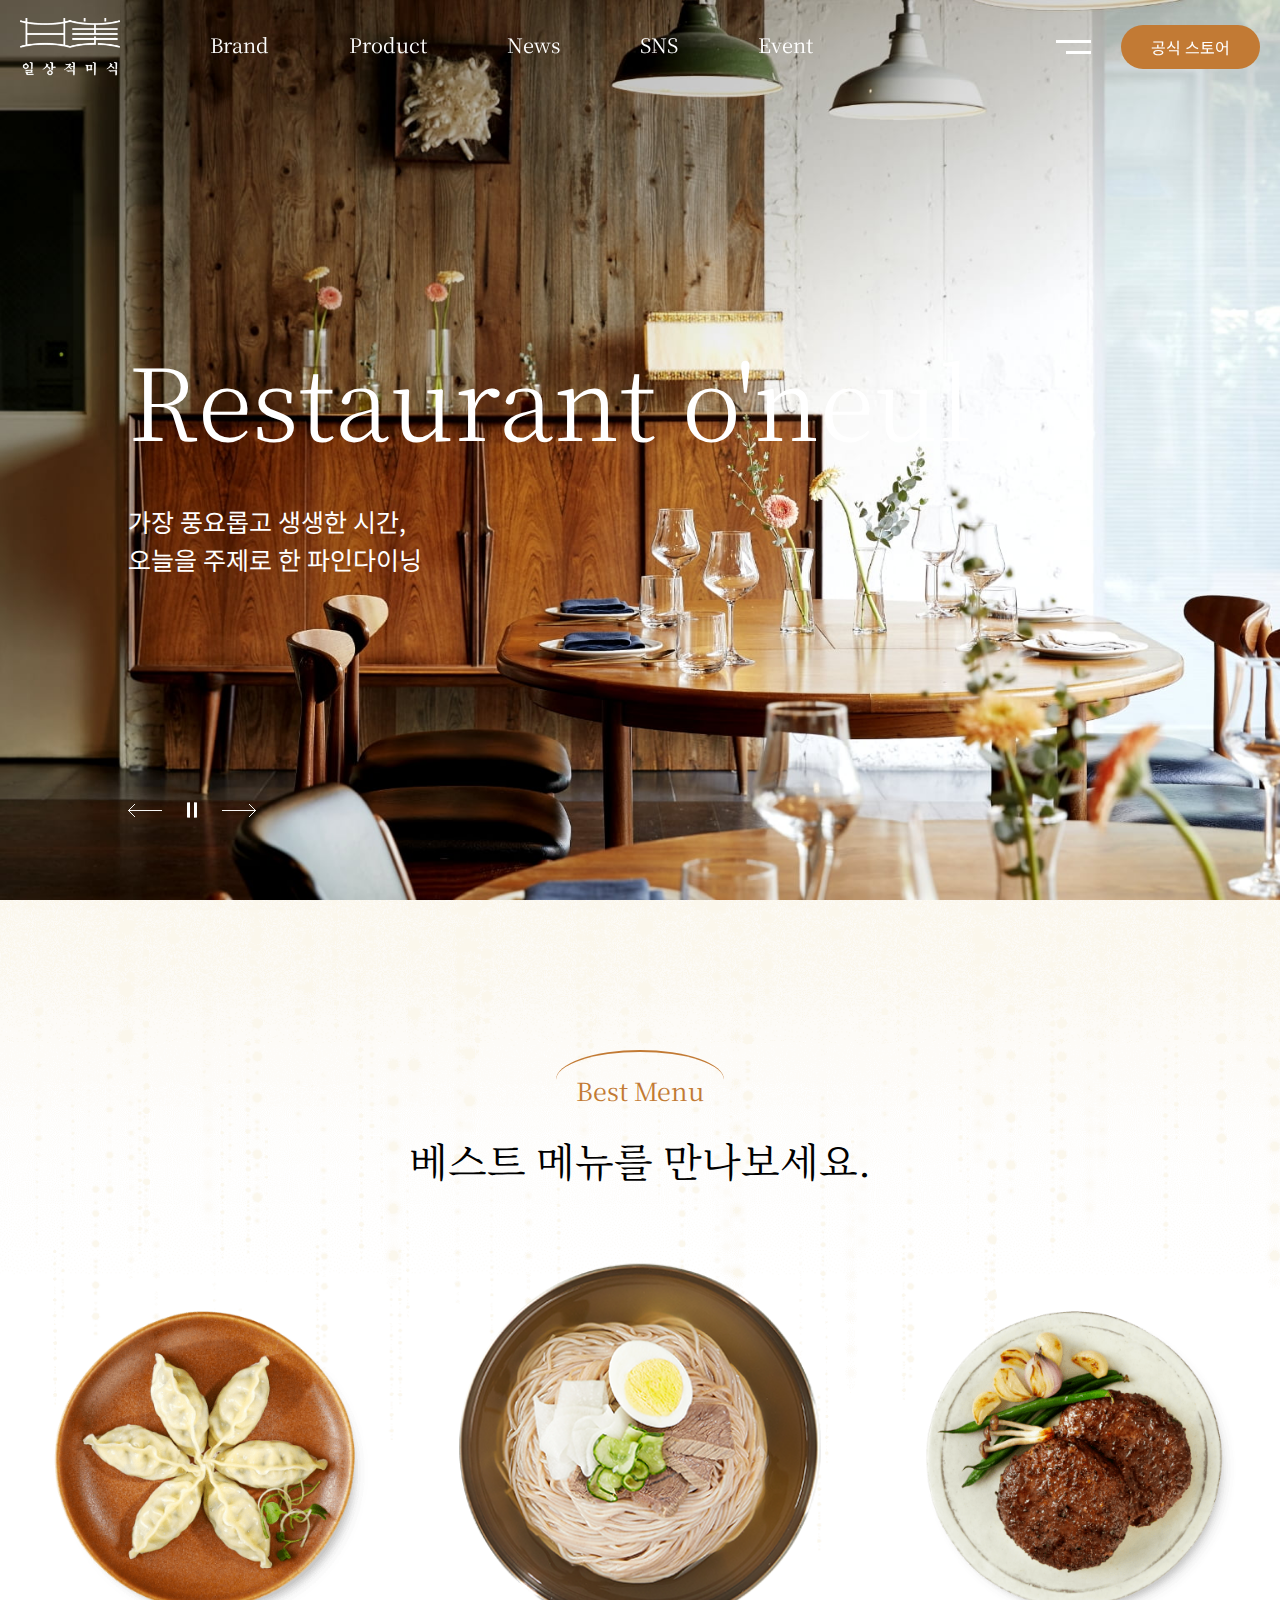
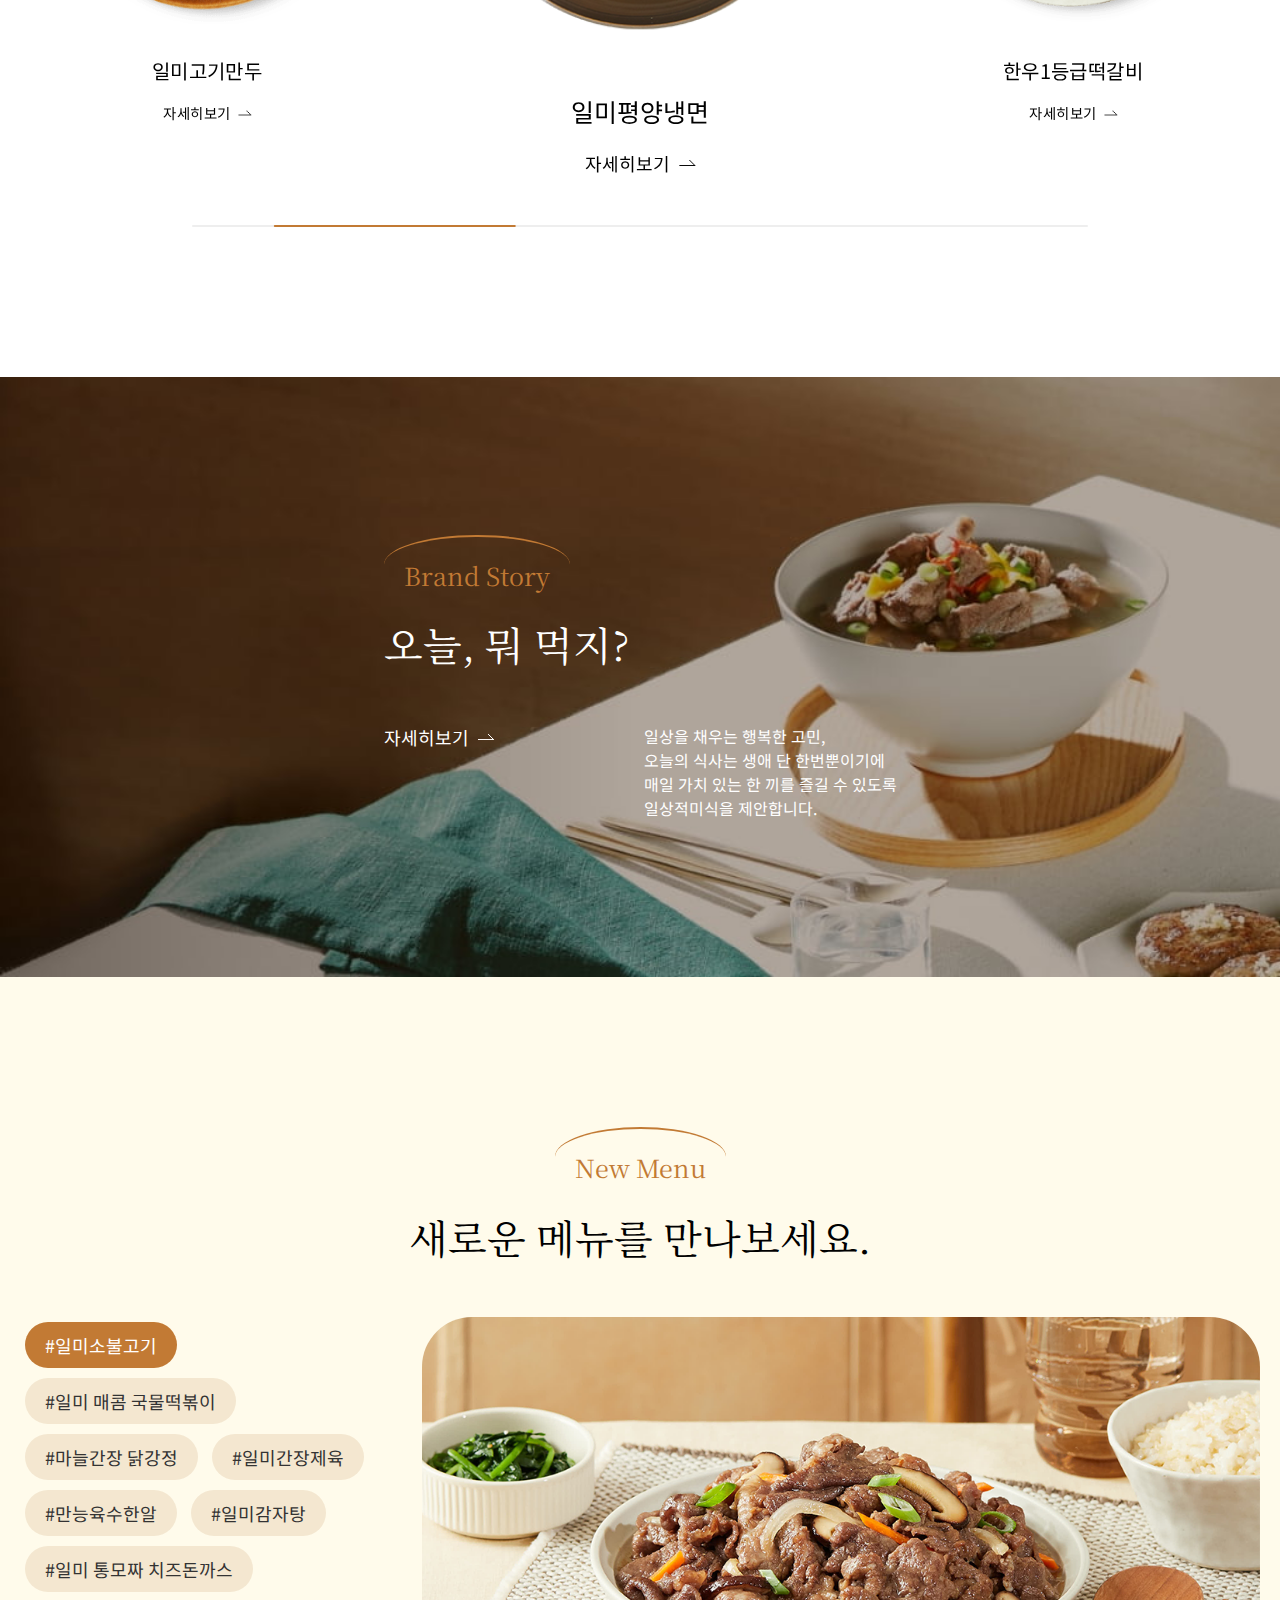
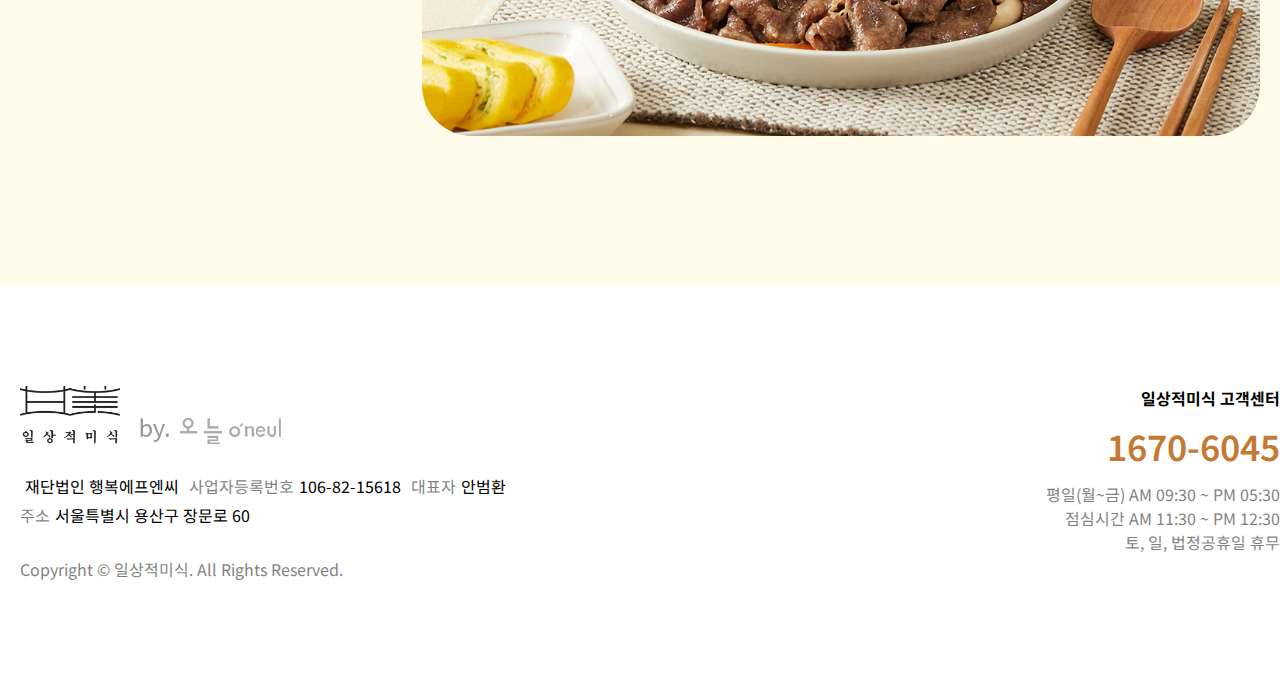
<file: index.html>
<!DOCTYPE html>
<html lang="en">

<head>
    <meta charset="UTF-8">
    <meta name="viewport" content="width=device-width, initial-scale=1.0">
    <title>일상적미식</title>

    <!-- 파비콘 -->
    <link rel="shortcut icon" href="images/common/favicon.ico" type="image/x-icon">

    <!-- 오픈 그래프 : 카톡 링크 썸네일 -->
    <meta property="og:type" content="website">
    <meta property="og:title" content="일상적미식">
    <meta property="og:url" content="https://www.ilmi.kr">
    <meta property="og:image" content="images/common/og_img.jpg">
    <meta property="og:description" content="한끼에 담은 오늘의 가치, 프리미엄 셰프메이드 가정식 일상적미식">

    <!-- 검색 관련 코드 -->
    <meta name="keywords" content="일상적미식">
    <meta name="description" content="한끼에 담은 오늘의 가치, 프리미엄 셰프메이드 가정식 일상적미식">
    <!-- font -->
    <link rel="stylesheet" href="css/font.css">

    <!-- css -->
    <link rel="stylesheet" href="css/reset.css">
    <link rel="stylesheet" href="https://cdn.jsdelivr.net/npm/swiper@11/swiper-bundle.min.css" />
    <link rel="stylesheet" href="https://unpkg.com/aos@next/dist/aos.css" /> <!-- aos -->
    <link rel="stylesheet" href="css/common.css"><!-- header + footer -->
    <link rel="stylesheet" href="css/main.css"><!-- main section -->

    <!-- js -->
    <script defer src="https://code.jquery.com/jquery-3.7.1.min.js"></script><!-- 제이쿼리 -->
    <script defer src="https://cdn.jsdelivr.net/npm/swiper@11/swiper-bundle.min.js"></script><!-- 스와이퍼 -->
    <script defer src="https://unpkg.com/aos@next/dist/aos.js"></script><!-- aos -->
    <script defer src="js/common.js"></script>
    <script defer src="js/main.js"></script><!-- defer 처리는 헤더 위에 할때 -->

</head>

<body>
    <div id="wrap">

        <header id="header">
            <div class="inner">
                <h1><a href="index.html">일상적미식</a></h1>

                <nav>
                    <ul class="gnb">
                        <li><a href="sub/brand.html">Brand</a>
                            <ul class="depth2">
                                <li><a href="sub/brand.html">브랜드 스토리</a></li>
                            </ul>
                        </li>
                        <li><a href="sub/prd.html">Product</a>
                            <ul class="depth2">
                                <li><a href="sub/prd.html">베스트</a></li>
                                <li><a href="sub/prd.html">신제품</a></li>
                                <li><a href="sub/prd.html">추천제품</a></li>
                            </ul>
                        </li>
                        <li><a href="sub/news.html">News</a>
                            <ul class="depth2">
                                <li><a href="sub/news.html">공지사항</a></li>
                                <li><a href="sub/news.html">보도자료</a></li>
                            </ul>
                        </li>
                        <li><a href="sub/sns.html">SNS</a>
                            <ul class="depth2">
                                <li><a href="sub/sns.html">인스타그램</a></li>
                                <li><a href="sub/sns.html">유튜브</a></li>
                            </ul>
                        </li>
                        <li><a href="sub/event.html">Event</a>
                            <ul class="depth2">
                                <li><a href="sub/event.html">이벤트</a></li>
                                <li><a href="sub/event.html">당첨자발표</a></li>
                            </ul>
                        </li>
                    </ul>

                    <div class="mgnb_wrap">
                        <ul class="mgnb">
                            <li><a href="sub/brand.html">Brand</a>
                                <ul class="mdepth2">
                                    <li><a href="sub/brand.html">브랜드 스토리</a></li>
                                </ul>
                            </li>
                            <li><a href="sub/prd.html">Product</a>
                                <ul class="mdepth2">
                                    <li><a href="sub/prd.html">베스트</a></li>
                                    <li><a href="sub/prd.html">신제품</a></li>
                                    <li><a href="sub/prd.html">추천제품</a></li>
                                </ul>
                            </li>
                            <li><a href="sub/news.html">News</a>
                                <ul class="mdepth2">
                                    <li><a href="sub/news.html">공지사항</a></li>
                                    <li><a href="sub/news.html">보도자료</a></li>
                                </ul>
                            </li>
                            <li><a href="sub/sns.html">SNS</a>
                                <ul class="mdepth2">
                                    <li><a href="sub/sns.html">인스타그램</a></li>
                                    <li><a href="sub/sns.html">유튜브</a></li>
                                </ul>
                            </li>
                            <li><a href="sub/event.html">Event</a>
                                <ul class="mdepth2">
                                    <li><a href="sub/event.html">이벤트</a></li>
                                    <li><a href="sub/event.html">당첨자발표</a></li>
                                </ul>
                            </li>
                        </ul>

                        <button class="mgnb_close">닫기버튼</button>
                    </div>

                </nav>

                <div class="util">
                    <button class="btn_ham">메뉴열기</button>
                    <button class="btn_home">공식 스토어</button>
                </div>
            </div>

            <div class="depth2_bg"></div>
        </header>

        <main id="main">
            <section class="banner">
                <div class="swiper banner_list">
                    <ul class="swiper-wrapper">
                        <li class="swiper-slide banner1">
                            <div class="banner_txt">
                                <h3>일상적미식</h3>
                                <p>한끼에 담은 오늘의 가치,<br>레스토랑 오늘이 만든 간편식</p>
                            </div>
                        </li>
                        <li class="swiper-slide banner2">
                            <div class="banner_txt">
                                <h3>Restaurant o'neul</h3>
                                <p>가장 풍요롭고 생생한 시간,<br>오늘을 주제로 한 파인다이닝</p>
                            </div>
                        </li>
                    </ul>

                    <div class="control">
                        <div class="swiper-button-prev"></div>
                        <div class="pause">배너 일시중지</div>
                        <div class="play">배너 재생시작</div>
                        <div class="swiper-button-next"></div>
                    </div>
                </div>
            </section>

            <section class="best">
                <h2>Best Menu</h2>
                <p>베스트 메뉴를 만나보세요.</p>

                <div class="swiper best_list">
                    <ul class="swiper-wrapper">
                        <li class="swiper-slide">
                            <div>
                                <img src="images/main/best_01.png" alt="제품">
                                <img src="images/main/best_01_on.png" alt="제품">
                            </div>
                            <p>일미고기만두</p>
                            <div class="btn_more"><a href="#">자세히보기</a></div>
                        </li>
                        <li class="swiper-slide">
                            <div>
                                <img src="images/main/best_02.png" alt="제품">
                                <img src="images/main/best_02_on.png" alt="제품">
                            </div>
                            <p>일미평양냉면</p>
                            <div class="btn_more"><a href="#">자세히보기</a></div>
                        </li>
                        <li class="swiper-slide">
                            <div>
                                <img src="images/main/best_03.png" alt="제품">
                                <img src="images/main/best_03_on.png" alt="제품">
                            </div>
                            <p>한우1등급떡갈비</p>
                            <div class="btn_more"><a href="#">자세히보기</a></div>
                        </li>
                        <li class="swiper-slide">
                            <div>
                                <img src="images/main/best_04.png" alt="제품">
                                <img src="images/main/best_04_on.png" alt="제품">
                            </div>
                            <p>일미한우사골곰국</p>
                            <div class="btn_more"><a href="#">자세히보기</a></div>
                        </li>
                        <li class="swiper-slide">
                            <div>
                                <img src="images/main/best_05.png" alt="제품">
                                <img src="images/main/best_05_on.png" alt="제품">
                            </div>
                            <p>일미통등심돈까스</p>
                            <div class="btn_more"><a href="#">자세히보기</a></div>
                        </li>
                        <li class="swiper-slide">
                            <div>
                                <img src="images/main/best_01.png" alt="제품">
                                <img src="images/main/best_01_on.png" alt="제품">
                            </div>
                            <p>일미고기만두</p>
                            <div class="btn_more"><a href="#">자세히보기</a></div>
                        </li>
                        <li class="swiper-slide">
                            <div>
                                <img src="images/main/best_02.png" alt="제품">
                                <img src="images/main/best_02_on.png" alt="제품">
                            </div>
                            <p>일미평양냉면</p>
                            <div class="btn_more"><a href="#">자세히보기</a></div>
                        </li>
                        <li class="swiper-slide">
                            <div>
                                <img src="images/main/best_03.png" alt="제품">
                                <img src="images/main/best_03_on.png" alt="제품">
                            </div>
                            <p>한우1등급떡갈비</p>
                            <div class="btn_more"><a href="#">자세히보기</a></div>
                        </li>
                        <li class="swiper-slide">
                            <div>
                                <img src="images/main/best_04.png" alt="제품">
                                <img src="images/main/best_04_on.png" alt="제품">
                            </div>
                            <p>일미한우사골곰국</p>
                            <div class="btn_more"><a href="#">자세히보기</a></div>
                        </li>
                        <li class="swiper-slide">
                            <div>
                                <img src="images/main/best_05.png" alt="제품">
                                <img src="images/main/best_05_on.png" alt="제품">
                            </div>
                            <p>일미통등심돈까스</p>
                            <div class="btn_more"><a href="#">자세히보기</a></div>
                        </li>
                    </ul>

                    <div class="swiper-scrollbar"></div>
                </div>
            </section>

            <section class="story">
                <div class="inner">
                    <div class="story_txt">
                        <h2>Brand Story</h2>
                        <p>오늘, 뭐 먹지?</p>
                    </div>
                    <div class="story_txt2">
                        <div class="btn_more"><a href="sub/story.html">자세히보기</a></div>
                        <p>일상을 채우는 행복한 고민,<br>
                            오늘의 식사는 생애 단 한번뿐이기에<br>
                            매일 가치 있는 한 끼를 즐길 수 있도록<br>
                            일상적미식을 제안합니다.</p>
                    </div>
                </div>
            </section>

            <section class="new">
                <div class="inner">
                    <h2>New Menu</h2>
                    <p>새로운 메뉴를 만나보세요.</p>
                    <div class="new_list">
                        <div class="new_button">
                            <button>#일미소불고기</button>
                            <button>#일미 매콤 국물떡볶이 </button>
                            <button>#마늘간장 닭강정 </button>
                            <button>#일미간장제육</button>
                            <button>#만능육수한알 </button>
                            <button>#일미감자탕</button>
                            <button>#일미 통모짜 치즈돈까스</button>
                        </div>

                        <div class="new_img">
                            <a href="#"><img src="images/main/new_01.png" alt="사진"></a>
                            <a href="#"><img src="images/main/new_02.png" alt="사진"></a>
                            <a href="#"><img src="images/main/new_03.png" alt="사진"></a>
                            <a href="#"><img src="images/main/new_04.png" alt="사진"></a>
                            <a href="#"><img src="images/main/new_05.png" alt="사진"></a>
                            <a href="#"><img src="images/main/new_06.png" alt="사진"></a>
                            <a href="#"><img src="images/main/new_07.png" alt="사진"></a>
                        </div>
                    </div>
                </div>
            </section>

        </main>

        <footer id="footer">
            <div class="inner">
                <div class="f_logo">
                    <a href="#">
                        <img src="images/common/logo_b.png" alt="푸터로고">
                    </a>
                    <a href="#"><img src="images/common/logo_oneul.png" alt="사진"></a>
                </div>

                <address>
                    <strong>일상적미식 고객센터</strong><br>
                    <span>1670-6045</span>
                    <p>평일(월~금) AM 09:30 ~ PM 05:30<br>
                        점심시간 AM 11:30 ~ PM 12:30<br>
                        토, 일, 법정공휴일 휴무</p>
                </address>

                <ul class="f_list">
                    <li><span>재단법인 행복에프엔씨</span></li>
                    <li>
                        <p>사업자등록번호</p><span>106-82-15618</span>
                    </li>
                    <li>
                        <p>대표자</p><span>안범환</span>
                    </li>
                    <li>
                        <p>주소</p><span>서울특별시 용산구 장문로 60</span>
                    </li>
                </ul>

                <p class="copy">Copyright &copy; 일상적미식. All Rights Reserved.</p>

            </div>
        </footer>

    </div>

</body>

</html>
</file>
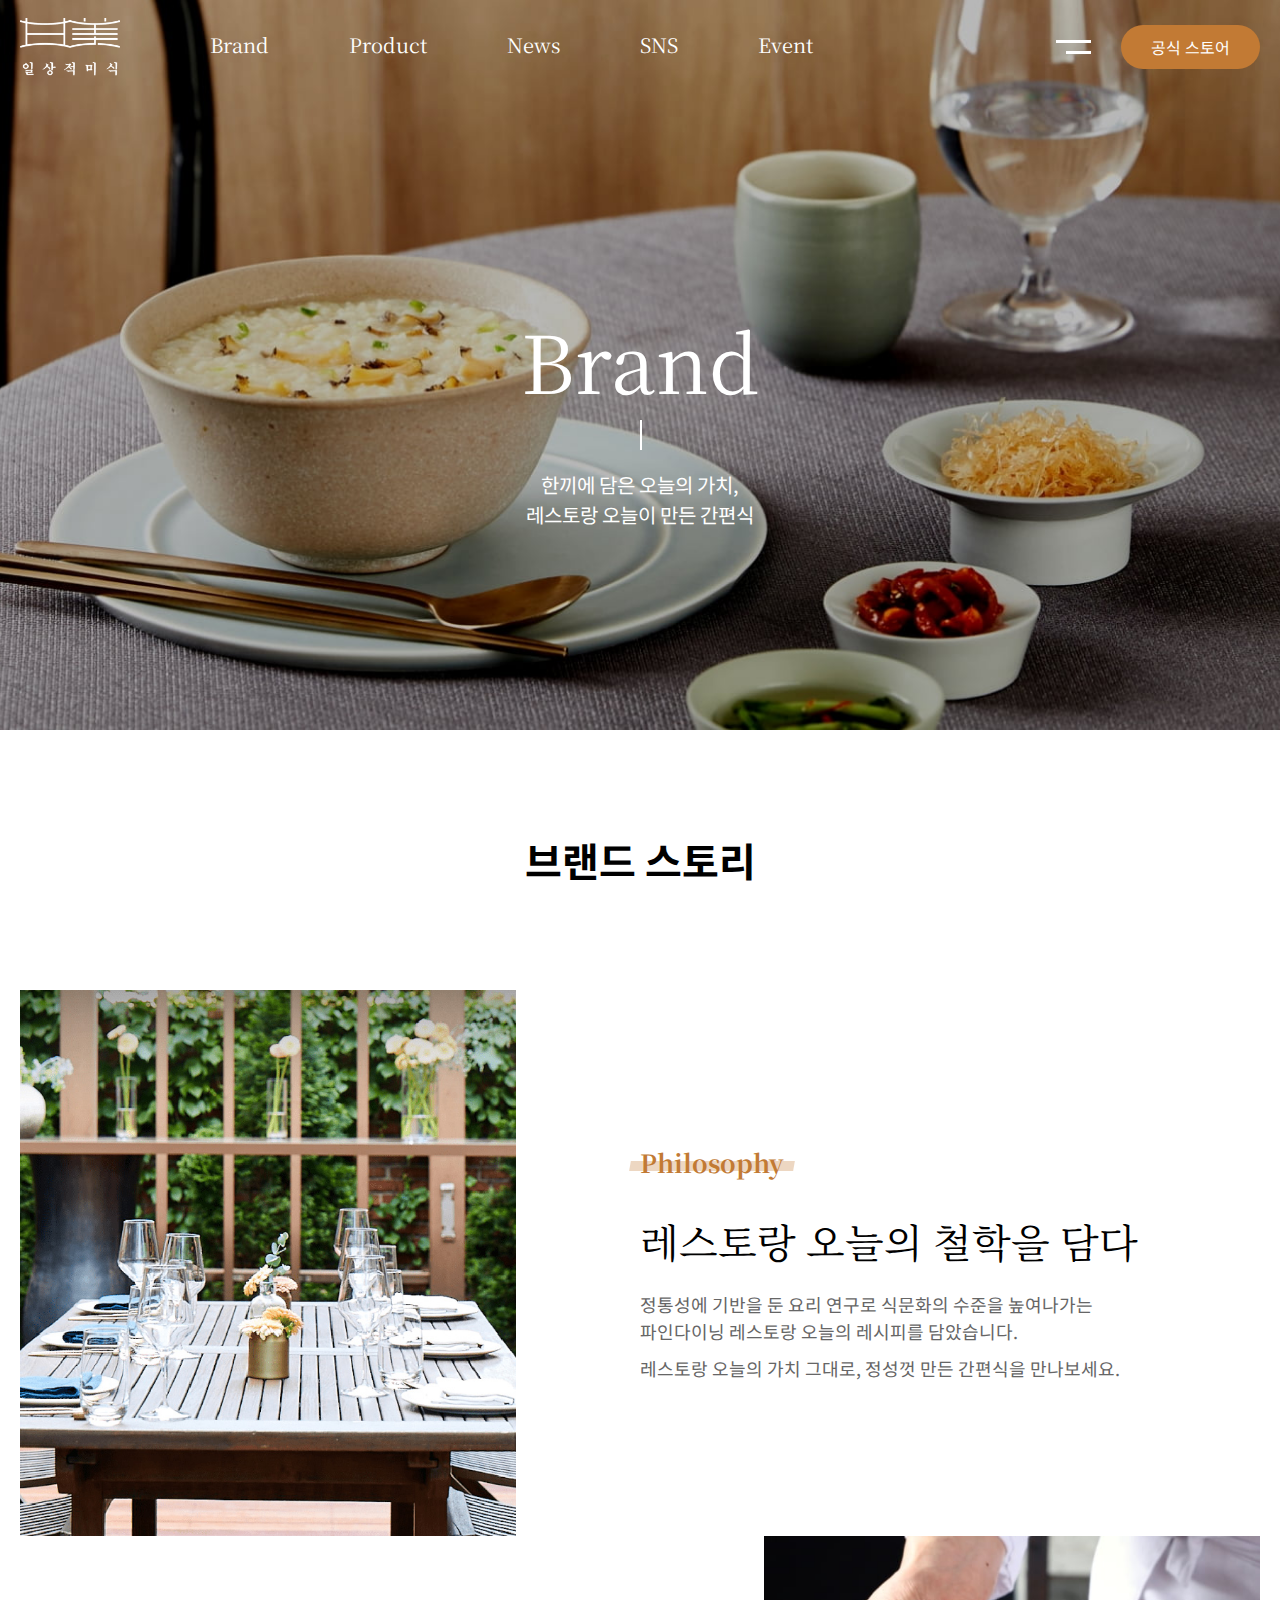
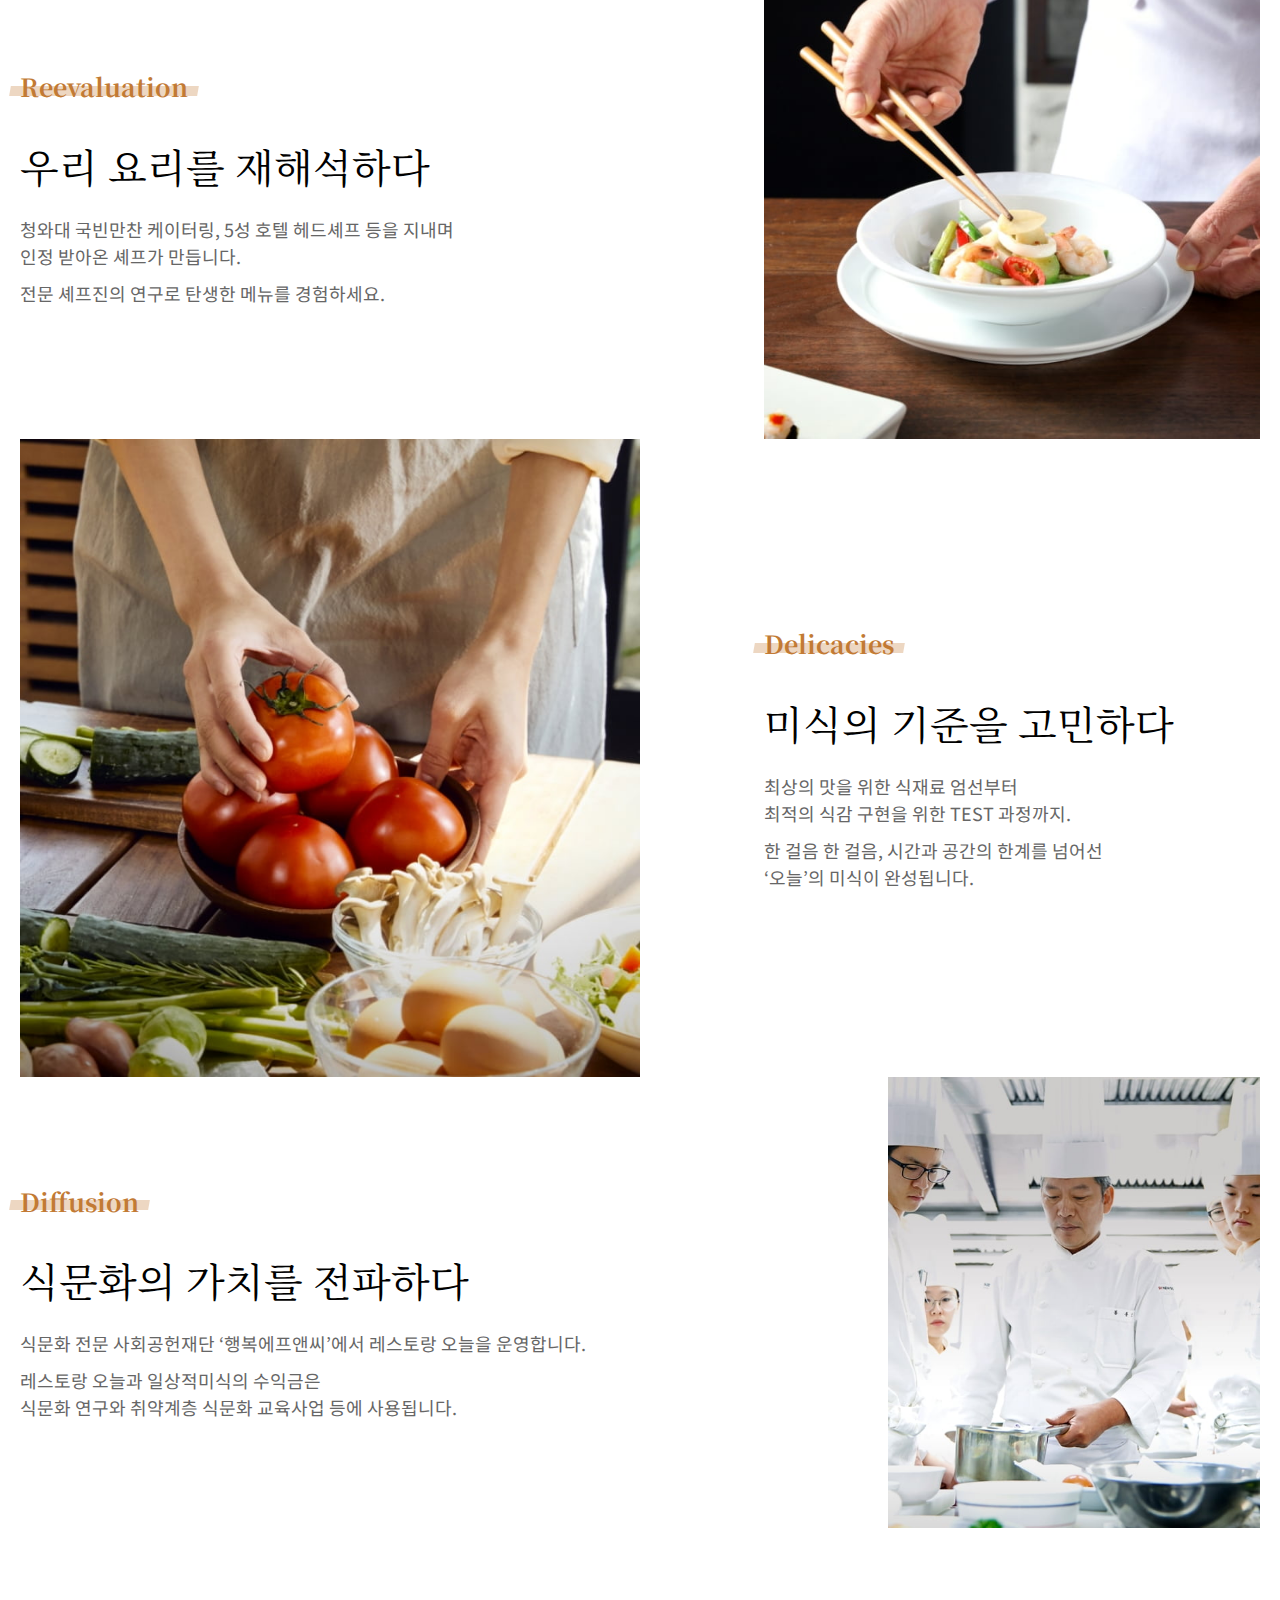
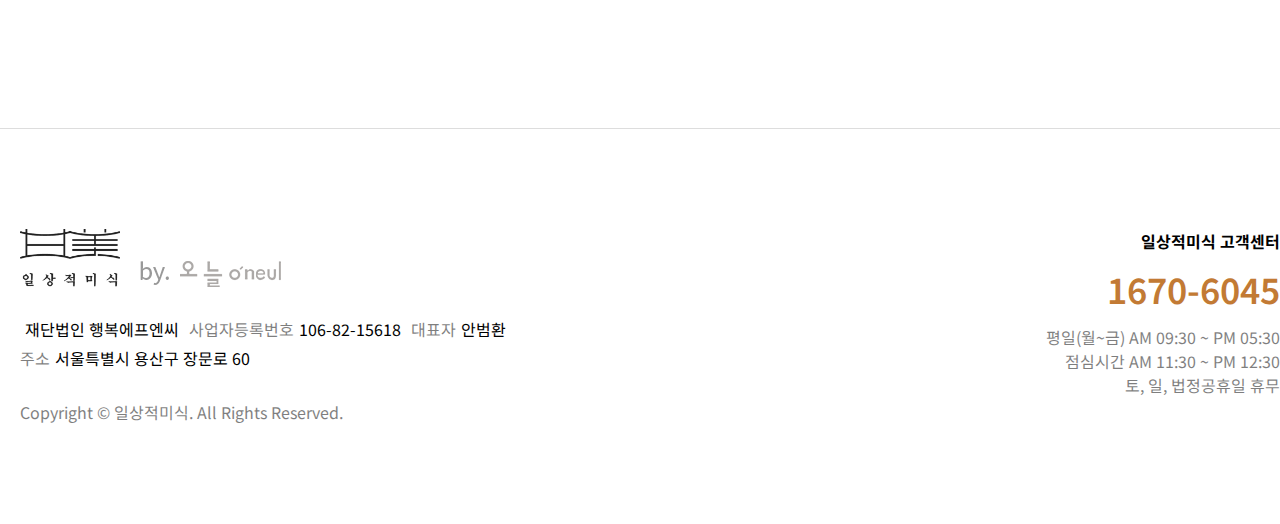
<file: sub/brand.html>
<!DOCTYPE html>
<html lang="en">

<head>
    <meta charset="UTF-8">
    <meta name="viewport" content="width=device-width, initial-scale=1.0">
    <title>일상적미식</title>

    <!-- 파비콘 -->
    <link rel="shortcut icon" href="../images/common/favicon.ico" type="image/x-icon">

    <!-- 오픈 그래프 : 카톡 링크 썸네일 -->
    <meta property="og:type" content="website">
    <meta property="og:title" content="일상적미식">
    <meta property="og:url" content="https://www.ilmi.kr">
    <meta property="og:image" content="images/common/og_img.jpg">
    <meta property="og:description" content="한끼에 담은 오늘의 가치, 프리미엄 셰프메이드 가정식 일상적미식">

    <!-- 검색 관련 코드 -->
    <meta name="keywords" content="일상적미식">
    <meta name="description" content="한끼에 담은 오늘의 가치, 프리미엄 셰프메이드 가정식 일상적미식">
    <!-- font -->
    <link rel="stylesheet" href="../css/font.css">

    <!-- css -->
    <link rel="stylesheet" href="../css/reset.css">
    <link rel="stylesheet" href="https://cdn.jsdelivr.net/npm/swiper@11/swiper-bundle.min.css" />
    <link rel="stylesheet" href="https://unpkg.com/aos@next/dist/aos.css" /> <!-- aos -->
    <link rel="stylesheet" href="../css/common.css"><!-- header + footer -->
    <link rel="stylesheet" href="../css/sub.css"><!-- main section -->

    <!-- js -->
    <script defer src="https://code.jquery.com/jquery-3.7.1.min.js"></script><!-- 제이쿼리 -->
    <script defer src="https://cdn.jsdelivr.net/npm/swiper@11/swiper-bundle.min.js"></script><!-- 스와이퍼 -->
    <script defer src="https://unpkg.com/aos@next/dist/aos.js"></script><!-- aos -->
    <script defer src="../js/common.js"></script>

</head>

<body>
    <div id="wrap">

        <header id="header">
            <div class="inner">
                <h1><a href="../index.html">일상적미식</a></h1>

                <nav>
                    <ul class="gnb">
                        <li><a href="sub/brand.html">Brand</a>
                            <ul class="depth2">
                                <li><a href="sub/brand.html">브랜드 스토리</a></li>
                            </ul>
                        </li>
                        <li><a href="sub/prd.html">Product</a>
                            <ul class="depth2">
                                <li><a href="sub/prd.html">베스트</a></li>
                                <li><a href="sub/prd.html">신제품</a></li>
                                <li><a href="sub/prd.html">추천제품</a></li>
                            </ul>
                        </li>
                        <li><a href="sub/news.html">News</a>
                            <ul class="depth2">
                                <li><a href="sub/news.html">공지사항</a></li>
                                <li><a href="sub/news.html">보도자료</a></li>
                            </ul>
                        </li>
                        <li><a href="sub/sns.html">SNS</a>
                            <ul class="depth2">
                                <li><a href="sub/sns.html">인스타그램</a></li>
                                <li><a href="sub/sns.html">유튜브</a></li>
                            </ul>
                        </li>
                        <li><a href="sub/event.html">Event</a>
                            <ul class="depth2">
                                <li><a href="sub/event.html">이벤트</a></li>
                                <li><a href="sub/event.html">당첨자발표</a></li>
                            </ul>
                        </li>
                    </ul>

                    <div class="mgnb_wrap">
                        <ul class="mgnb">
                            <li><a href="sub/brand.html">Brand</a>
                                <ul class="mdepth2">
                                    <li><a href="sub/brand.html">브랜드 스토리</a></li>
                                </ul>
                            </li>
                            <li><a href="sub/prd.html">Product</a>
                                <ul class="mdepth2">
                                    <li><a href="sub/prd.html">베스트</a></li>
                                    <li><a href="sub/prd.html">신제품</a></li>
                                    <li><a href="sub/prd.html">추천제품</a></li>
                                </ul>
                            </li>
                            <li><a href="sub/news.html">News</a>
                                <ul class="mdepth2">
                                    <li><a href="sub/news.html">공지사항</a></li>
                                    <li><a href="sub/news.html">보도자료</a></li>
                                </ul>
                            </li>
                            <li><a href="sub/sns.html">SNS</a>
                                <ul class="mdepth2">
                                    <li><a href="sub/sns.html">인스타그램</a></li>
                                    <li><a href="sub/sns.html">유튜브</a></li>
                                </ul>
                            </li>
                            <li><a href="sub/event.html">Event</a>
                                <ul class="mdepth2">
                                    <li><a href="sub/event.html">이벤트</a></li>
                                    <li><a href="sub/event.html">당첨자발표</a></li>
                                </ul>
                            </li>
                        </ul>

                        <button class="mgnb_close">닫기버튼</button>
                    </div>

                </nav>

                <div class="util">
                    <button class="btn_ham">메뉴열기</button>
                    <button class="btn_home">공식 스토어</button>
                </div>
            </div>

            <div class="depth2_bg"></div>
        </header>

        <div id="containar">
            <div class="sub_visual bg_brand">
                <div class="sub_title">
                    <h2>Brand</h2>
                    <p>한끼에 담은 오늘의 가치,<br>
                        레스토랑 오늘이 만든 간편식</p>
                </div>
            </div>
        </div>

        <div class="sub_brand">
            <h3>브랜드 스토리</h3>
            <div class="inner">
                <div class="brand_list">
                    <div class="brand_img bimg1"><img src="../images/sub/story_01.jpg" alt="브랜드"></div>

                    <div class="brand_txt btxt1">
                        <h5>Philosophy</h5>
                        <h4>레스토랑 오늘의 철학을 담다</h4>
                        <p>정통성에 기반을 둔 요리 연구로 식문화의 수준을 높여나가는<br>
                            파인다이닝 레스토랑 오늘의 레시피를 담았습니다.</p>
                        <p>레스토랑 오늘의 가치 그대로, 정성껏 만든 간편식을 만나보세요.</p>
                    </div>
                </div>
                <div class="brand_list">
                    <div class="brand_img bimg2"><img src="../images/sub/story_02.jpg" alt="브랜드"></div>

                    <div class="brand_txt btxt2">
                        <h5>Reevaluation</h5>
                        <h4>우리 요리를 재해석하다</h4>
                        <p>청와대 국빈만찬 케이터링, 5성 호텔 헤드셰프 등을 지내며<br>
                            인정 받아온 셰프가 만듭니다.</p>
                        <p>전문 셰프진의 연구로 탄생한 메뉴를 경험하세요.</p>
                    </div>
                </div>
                <div class="brand_list">
                    <div class="brand_img bimg3"><img src="../images/sub/story_03.jpg" alt="브랜드"></div>

                    <div class="brand_txt btxt3">
                        <h5>Delicacies</h5>
                        <h4>미식의 기준을 고민하다</h4>
                        <p>최상의 맛을 위한 식재료 엄선부터<br>
                            최적의 식감 구현을 위한 TEST 과정까지.</p>
                        <p>한 걸음 한 걸음, 시간과 공간의 한계를 넘어선<br>
                            ‘오늘’의 미식이 완성됩니다.</p>
                    </div>
                </div>
                <div class="brand_list">
                    <div class="brand_img bimg4"><img src="../images/sub/story_04.jpg" alt="브랜드"></div>

                    <div class="brand_txt btxt4">
                        <h5>Diffusion</h5>
                        <h4>식문화의 가치를 전파하다</h4>
                        <p>식문화 전문 사회공헌재단 ‘행복에프앤씨’에서 레스토랑 오늘을 운영합니다.</p>
                        <p>레스토랑 오늘과 일상적미식의 수익금은<br>
                            식문화 연구와 취약계층 식문화 교육사업 등에 사용됩니다.</p>
                    </div>
                </div>
            </div>
        </div>



        <footer id="footer">
            <div class="inner">
                <div class="f_logo">
                    <a href="#">
                        <img src="../images/common/logo_b.png" alt="푸터로고">
                    </a>
                    <a href="#"><img src="../images/common/logo_oneul.png" alt="사진"></a>
                </div>

                <address>
                    <strong>일상적미식 고객센터</strong><br>
                    <span>1670-6045</span>
                    <p>평일(월~금) AM 09:30 ~ PM 05:30<br>
                        점심시간 AM 11:30 ~ PM 12:30<br>
                        토, 일, 법정공휴일 휴무</p>
                </address>

                <ul class="f_list">
                    <li><span>재단법인 행복에프엔씨</span></li>
                    <li>
                        <p>사업자등록번호</p><span>106-82-15618</span>
                    </li>
                    <li>
                        <p>대표자</p><span>안범환</span>
                    </li>
                    <li>
                        <p>주소</p><span>서울특별시 용산구 장문로 60</span>
                    </li>
                </ul>

                <p class="copy">Copyright &copy; 일상적미식. All Rights Reserved.</p>

            </div>
        </footer>

    </div>

</body>

</html>
</file>
<file: css/font.css>
@charset "utf-8";
/* CSS Document */

@import url('https://fonts.googleapis.com/css2?family=Noto+Sans+KR:wght@100..900&display=swap');

@import url('https://fonts.googleapis.com/css2?family=Noto+Serif+KR:wght@200..900&display=swap');
</file>
<file: css/common.css>
@charset "UTF-8";

:root{
--main-font: "Noto Sans KR", sans-serif;
--sub-font: "Noto Serif KR", serif;
--main-color: #c27a34;  /* rgb(194,122,52) */
}

body { font-family: var(--main-font); font-size: 1.6rem; line-height: 1.5; color: #000; }
.inner { max-width: 1640px; margin: 0 auto; padding: 0 20px; }


/* header  */
#header {transition: all 0.5s; color: #fff; position: absolute; left: 0; top: 0; width: 100%; z-index: 3; }
#header .inner { max-width: 1740px; display: flex;justify-content: space-between; align-items: center; }
#header h1 a { display: block; font-size: 0; width: 100px; height: 58px; background: url(../images/common/logo_w.png) no-repeat center / 100%; }

#header nav { margin: 0 auto 0 50px; font-family: var(--sub-font);}
#header .gnb { display: flex; }
#header .gnb > li > a { display: block; font-size: 2rem; padding: 30px 40px;  }


#header .util { display: flex; align-items: center; gap: 30px;}
#header .util .btn_ham {font-size: 0; width: 35px; height: 20px; background: url(../images/common/ham_w.png); }
#header .util .btn_home { padding: 10px 30px; border-radius: 30px; background: var(--main-color); color: #fff;}

/* header:active  */
#header.active { background: #fff; color: #000;}
#header.active h1 a { background: url(../images/common/logo_b.png) no-repeat center / 100%;}
#header.active .btn_ham { background: url(../images/common/ham_b.png);}


#header .depth2_bg {display: none; background: #fff; height: 60px; border-top: 1px solid rgba(0,0,0, 0.1);}
#header .gnb > li {position: relative;}

#header .gnb > li::after {transition: all 0.5s; content: ""; display: block;  width: 0; height: 3px; background: var(--main-color); margin: auto;  }
#header .gnb > li:hover::after{width: 100%; height: 3px; }

#header .gnb > li > .depth2 {display: none; position: absolute; width: 500px; font-family: var(--main-font); }
#header .gnb > li > .depth2 li { display: inline-block; margin-top: 20px;}
#header .gnb > li > .depth2 li > a { padding: 10px 20px;}
#header .gnb > li > .depth2 li:hover a { color: var(--main-color);}


/* mgnb */
#header .mgnb_wrap { position: fixed; left: 0;top: 0; width: 100%; height: 100%; background: #fbf9f4; color: #000; display: flex; justify-content: center; align-items: center;}
#header .mgnb {display: flex; flex-wrap: wrap; width: 70%; max-width: 1000px; border-top: 2px solid var(--main-color); border-bottom: 2px solid var(--main-color);}
#header .mgnb > li { display: flex;/*  align-items: center; */ padding: 40px; width: 100%; border-bottom: 1px solid rgba(194,122,52,0.3) ; overflow: hidden;}
#header .mgnb > li > a {font-size: 3rem; width: 30%; font-weight: 700; text-transform: uppercase; }
#header .mgnb .mdepth2 {width: calc(100% -  30%); display: flex; gap: 50px; padding-top: 10px;}
#header .mgnb .mdepth2 > li { align-items: center; font-size: 2rem; opacity: 0.5;  }


#header .mgnb_wrap .mgnb_close {font-size: 0; position: absolute; right: 0; top: 0; background: #000 url(../images/common/i_close_w.svg) no-repeat center / 50%; width: 40px; height: 40px; }

@media (max-width:1200px) {
    #header { padding: 10px 0; border-bottom: 1px solid rgba(255, 255, 255, 0.3); }
    #header h1 a { width: calc(100px * 0.7); height: calc(58px * 0.7); }
    #header .gnb {display: none;}
    #header .util .btn_home { display: none;}

    #header .mgnb { width: 100%;}
    #header .mgnb > li { display: block; }
    #header .mgnb > li > a {font-size: 2.5rem; width: 100%;}
    #header .mgnb .mdepth2 { font-size: 1.6rem; }
}

@media (max-width:770px) {
    #header .mgnb > li > a {font-size: 2rem;}
    #header .mgnb .mdepth2 { font-size: 1.4rem; gap: 20px;}
}


/* #footer */
#footer { background: #fff; padding: 100px 0; }
#footer .inner { position: relative;}
#footer .f_logo { display: flex; gap: 20px; align-items: flex-end;}
#footer address { position: absolute; right: 0;top: 0; text-align: right;}
#footer address span {display: block; color: #c27a34; font-size: 3.5rem; margin: 10px 0; font-weight: 600;}
#footer address p { opacity: 0.5;}

#footer .f_list {display: flex; gap: 5px 10px; flex-wrap: wrap; white-space: nowrap; margin-top: 30px; max-width: 550px;}
#footer .f_list p {display: inline-block; opacity: 0.5;}
#footer .f_list span { margin-left: 5px; opacity: 1; }

#footer .copy { opacity: 0.5; margin-top: 30px;}

@media (max-width:1040px) {
    #footer address { position: inherit; margin: 30px 0; text-align: left;}
}
@media (max-width:750px) {
    #footer { font-size: 1.4rem;}
}
</file>
<file: css/main.css>
@charset "UTF-8";


/* banner */
.banner .banner1 {position: relative; background: url(../images/main/visual_01.jpg) no-repeat center / cover; height: 900px; }
.banner .banner2 {position: relative; background: url(../images/main/visual_02.jpg) no-repeat center / cover; height: 900px; }


#main .banner_txt { position: absolute; left: 0; top: 50%; transform: translateY(-50%); width: 100%; padding: 0 10vw; color: #fff;}
#main .banner_txt h3 { font-size: 10rem; font-weight: 300; font-family: var(--sub-font);}
#main .banner_txt p { font-size: 2.5rem; margin-top: 30px}

/* banner버튼 */
.banner .control { position: absolute; left: 10vw; width: 100%; bottom: 80px; display: flex; justify-content: left; gap: 20px; z-index: 20; align-items: center; }
.banner .swiper-button-prev { margin-top: 0; color: transparent; position: static; width: 34px; height: 13px; background: url(../images/main/prev_w.png); }
.banner .swiper-button-next {margin-top: 0; color: transparent; position: static; width: 34px; height: 13px; background: url(../images/main/next_w.png);}
.banner .pause { font-size: 0; cursor: pointer; width: 20px; height: 20px; background: url(../images/main/btn_puase.png);}
.banner .play {display: none; font-size: 0; cursor: pointer; width: 20px; height: 20px; background: url(../images/main/btn_play.png);}


@media (max-width:1200px) {
    .banner .banner1 { height: 800px;}
    .banner .banner2 { height: 800px;}

    #main .banner_txt h3 { font-size: 7rem; }
    #main .banner_txt p { font-size: 2rem; margin-top: 20px}
}
@media (max-width:800px) {
    .banner .banner1 { height: 700px;}
    .banner .banner2 { height: 700px;}

    #main .banner_txt h3 { font-size: 4rem; }
    #main .banner_txt p { font-size: 1.6rem;}
}

/* 공통 */
h2 {font-family: var(--sub-font); display: inline-block; padding: 20px 20px 0; font-size: 2.5rem; color: var(--main-color); border-top: 2px solid var(--main-color); border-radius: 50%; font-weight: 400;}
h2 + p {font-family: var(--sub-font); font-size: 4rem; padding: 20px 0 50px;}
.btn_more a {padding: 0 25px 0 0; background: url(../images/main/more.png) no-repeat right center; font-size: 1.8rem;}

@media (max-width: 1024px) {
  h2 { font-size: 2rem;}
  h2 + p { font-size: 3rem;}
}
@media (max-width: 780px) {
  h2 { font-size: 1.6rem;}
  h2 + p { font-size: 2.5rem; padding: 20px 0 30px;}
  .btn_more a { font-size: 1.4rem;}
}



/* best */
.best { padding: 150px 0; background: url(../images/main/best_bg.png) no-repeat center / cover; text-align: center; }

.best .best_list {padding-bottom: 50px;}
.best .best_list p {font-size: 2.5rem; padding: 40px 0 20px;}
.best .best_list img { width: 100%; transition: all 0.5s;}

.best .swiper-slide { transform: scale(0.8); position: relative;}
.best .swiper-slide.swiper-slide-active { transition: all 0.5s; transform: scale(1); }/* 띄어쓰기!!!!!! */
.best .best_list img:last-child { position: absolute; left: 0; top: 0; opacity: 0;}

.best .swiper-slide:hover img:first-child { opacity: 0; }
.best .swiper-slide:hover img:last-child { opacity: 1; }

.best .swiper-scrollbar { width: 70%; left: 50%; transform: translateX(-50%); bottom: 0; top: auto; height: 2px; background: #eee;  }
.best .swiper-scrollbar-drag {
  background: var(--main-color); /* 스크롤바 드래그 부분 색상 */
}

@media (max-width: 780px) {
  .best { padding: 100px 0;}
  }

/* story */
.story {height: 600px; background: url(../images/main/brand_bg.jpg) no-repeat center / cover; color: #fff; display: flex; text-align: center; text-align: left; align-items: center;}
.story .inner { max-width: 1300px;}
.story .story_txt2 {display: flex; gap: 150px; }
.story .btn_more a { background: url(../images/main/more.w.png) no-repeat right center;}

@media (max-width: 1024px) {
  .story { text-align: center; height: 500px;}
  .story .story_txt2 { flex-direction: column-reverse; gap: 30px;}
}

/* new */
.new { background: #fffbeb; text-align: center; background: #fffbeb; padding: 150px 0;}
.new .new_list { display: grid; grid-template-columns: 30% auto; gap: 30px;}
.new .new_button { text-align: left;}
.new .new_button button { padding: 15px 25px; background: #f4e7d0; font-size: 2rem; cursor: pointer; border-radius: 50px; display: inline-block;  margin: 5px; white-space: nowrap; color: #333;}

.new .new_button button.active { background: var(--main-color); color: #fff;}

.new .new_img img { width: 100%; border-radius: 50px;}
.new .new_img a:not(:first-child) { display: none;}

@media (max-width: 1400px) {
  .new .new_button button { padding: 10px 20px; font-size: 1.8rem;}
  }
@media (max-width: 1100px) {
  .new { padding: 100px 0;}
  .new .new_list {grid-template-columns: 1fr; gap: 30px;}
  .new .new_button button { padding: 10px 20px; font-size: 1.6rem;}
}
@media (max-width: 700px) {
  .new .new_button button {padding: 7px 15px; font-size: 1.4rem;}
}
</file>
<file: css/sub.css>
@charset "UTF-8";

.bg_brand { background: url(../images/sub/bg_sub1.jpg) no-repeat center / cover; padding: 300px 0 200px; color: #fff; text-align: center;}

.sub_title h2 { font-size: 8rem; font-weight: 400; font-family: var(--sub-font);}
.sub_title p { font-size: 2rem; padding-top: 50px; position: relative;}
.sub_title p::before { content: ""; display: block; width: 2px; height: 30px; background: #fff; position: absolute; left: 50%; top: 0;}

@media (max-width:1200px) {
    .sub_title h2 { font-size: 6rem; }
}
@media (max-width:770px) {
    .sub_title h2 { font-size: 4rem; }
    .sub_title p { font-size: 1.6rem; }
}

/* sub_brand  */
.sub_brand { padding: 100px 0 200px; border-bottom: 1px solid #ddd;}
.sub_brand .inner { max-width: 1440px;}
.sub_brand h3 { font-size: 4rem; padding: 0 0 100px; text-align: center;}
.sub_brand .brand_list { display: flex; justify-content: space-between; flex-wrap: wrap; gap: 20px; align-items: center;}
.sub_brand .brand_list:nth-child(even) { flex-direction: row-reverse; }

.sub_brand .bimg1 {width: 40%;}
.sub_brand .bimg2 {width: 40%;}
.sub_brand .bimg3 {width: 50%;}
.sub_brand .bimg4 {width: 30%;}
.sub_brand .brand_img img {width: 100%;}

.sub_brand .brand_txt { text-align: left;}
.sub_brand .btxt1 { width: 50%;}
.sub_brand .btxt2 { width: 50%;}
.sub_brand .btxt3 { width: 40%;}
.sub_brand .btxt4 { width: 60%;}

.sub_brand .brand_txt h5 {display: inline-block; font-family: var(--sub-font); position: relative; font-size: 2.5rem; color: var(--main-color); }

.sub_brand .brand_txt h5::before { content: ""; display: block; width: calc(100% + 20px); height: 10px; position: absolute; left: -10px; bottom: 10px; background: var(--main-color); opacity: 0.3; transform: skewX(-10deg);}

.sub_brand .brand_txt h4 {font-family: var(--sub-font); font-size: 4rem; padding: 30px 0 10px; font-weight: 400;}
.sub_brand .brand_txt p { font-size: 1.8rem; color: #666; padding-top: 10px;}

@media (max-width:1200px) {    
    .sub_brand .brand_txt h4 { font-size: 3rem;}
    .sub_brand .brand_txt p { font-size: 1.6rem;}
}
@media (max-width:900px) {
    .sub_brand { padding: 50px 0}
    .sub_brand h3 { font-size: 3rem; padding: 0 0 50px; }    
    .sub_brand .brand_list:nth-child(even) { flex-direction: row;}
    .sub_brand .bimg1 {width: 100%;}
    .sub_brand .bimg2 {width: 100%;}
    .sub_brand .bimg3 {width: 100%;}
    .sub_brand .bimg4 {width: 100%;} 
    .sub_brand .btxt1 { width: 100%;}
    .sub_brand .btxt2 { width: 100%;}
    .sub_brand .btxt3 { width: 100%;}
    .sub_brand .btxt4 { width: 100%;}

    .sub_brand .brand_txt { padding-bottom: 50px;}
}
@media (max-width:770px) {
    .sub_brand h3 { font-size: 2rem;}
    .sub_brand .brand_txt h4 { font-size: 2rem;}
    .sub_brand .brand_txt p { font-size: 1.4rem;}
}
</file>
